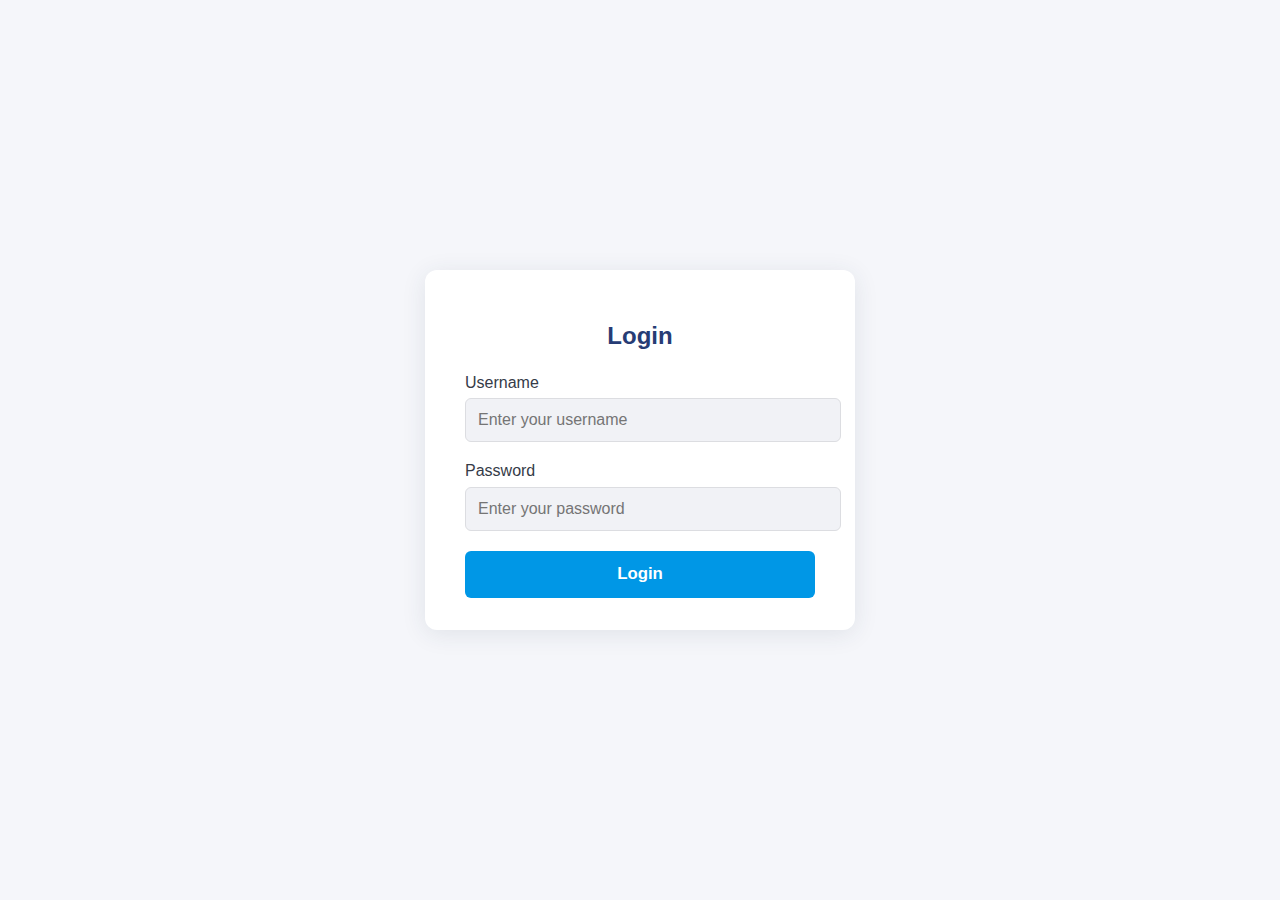
<file: index.html>
<!DOCTYPE html>
<html lang="en">
<head>
    <meta charset="UTF-8">
    <meta name="viewport" content="width=device-width, initial-scale=1.0">
    <title>Login Webpage</title>
    <style>
        body {
            background: #f5f6fa;
            display: flex;
            align-items: center;
            justify-content: center;
            height: 100vh;
            margin: 0;
            font-family: 'Segoe UI', Tahoma, Geneva, Verdana, sans-serif;
        }
        .login-container {
            background: #fff;
            padding: 2rem 2.5rem 2rem 2.5rem;
            border-radius: 12px;
            box-shadow: 0 4px 24px rgba(44, 62, 80, 0.10);
            max-width: 350px;
            width: 100%;
        }
        .login-container h2 {
            margin-bottom: 1.5rem;
            color: #273c75;
            text-align: center;
        }
        .form-group {
            margin-bottom: 1.25rem;
        }
        .form-group label {
            display: block;
            margin-bottom: 0.4rem;
            color: #353b48;
            font-size: 1rem;
            font-weight: 500;
        }
        .form-group input {
            width: 100%;
            padding: 0.75rem;
            border-radius: 6px;
            border: 1px solid #dcdde1;
            background: #f1f2f6;
            font-size: 1rem;
            transition: border .2s;
        }
        .form-group input:focus {
            border: 1.5px solid #0097e6;
            outline: none;
            background: #f9f9f9;
        }
        .login-btn {
            width: 100%;
            border: none;
            padding: 0.85rem;
            background: #0097e6;
            color: #fff;
            border-radius: 6px;
            font-weight: 600;
            font-size: 1.05rem;
            cursor: pointer;
            transition: background 0.2s;
        }
        .login-btn:hover {
            background: #4078c0;
        }
        .error-message {
            color: #e84118;
            margin-bottom: 1rem;
            text-align: center;
            font-size: 0.95rem;
            display: none;
        }
        @media (max-width: 400px) {
            .login-container {
                padding: 1.2rem;
            }
        }
    </style>
</head>
<body>
    <div class="login-container">
        <h2>Login</h2>
        <div id="error" class="error-message"></div>
        <form id="loginForm" autocomplete="off">
            <div class="form-group">
                <label for="username">Username</label>
                <input type="text" id="username" name="username" required placeholder="Enter your username" autocomplete="username">
            </div>
            <div class="form-group">
                <label for="password">Password</label>
                <input type="password" id="password" name="password" required placeholder="Enter your password" autocomplete="current-password">
            </div>
            <button type="submit" class="login-btn">Login</button>
        </form>
    </div>
    <script>
        // Simple front-end validation logic
        document.getElementById('loginForm').addEventListener('submit', function(event) {
            event.preventDefault();
            const username = document.getElementById('username').value.trim();
            const password = document.getElementById('password').value.trim();
            const errorDiv = document.getElementById('error');
            errorDiv.style.display = 'none';
            errorDiv.textContent = '';

            if (!username || !password) {
                errorDiv.textContent = 'Username and password are required.';
                errorDiv.style.display = 'block';
                return;
            }

            // Demo hardcoded login
            if(username === "admin" && password === "password123") {
                errorDiv.style.display = 'none';
                alert('Login successful! (demo)');
                // Redirect or show logged-in content here
                setTimeout(()=>{
                    //  window.location.href="tienda.html"; 
                    window.location.href="https://cecilid.github.io/AI_Receptive/audionotesindex";
                }, 1000);
            } else {
                errorDiv.textContent = 'Invalid username or password.';
                errorDiv.style.display = 'block';
            }
        });
    </script>
</body>
</html>
</file>
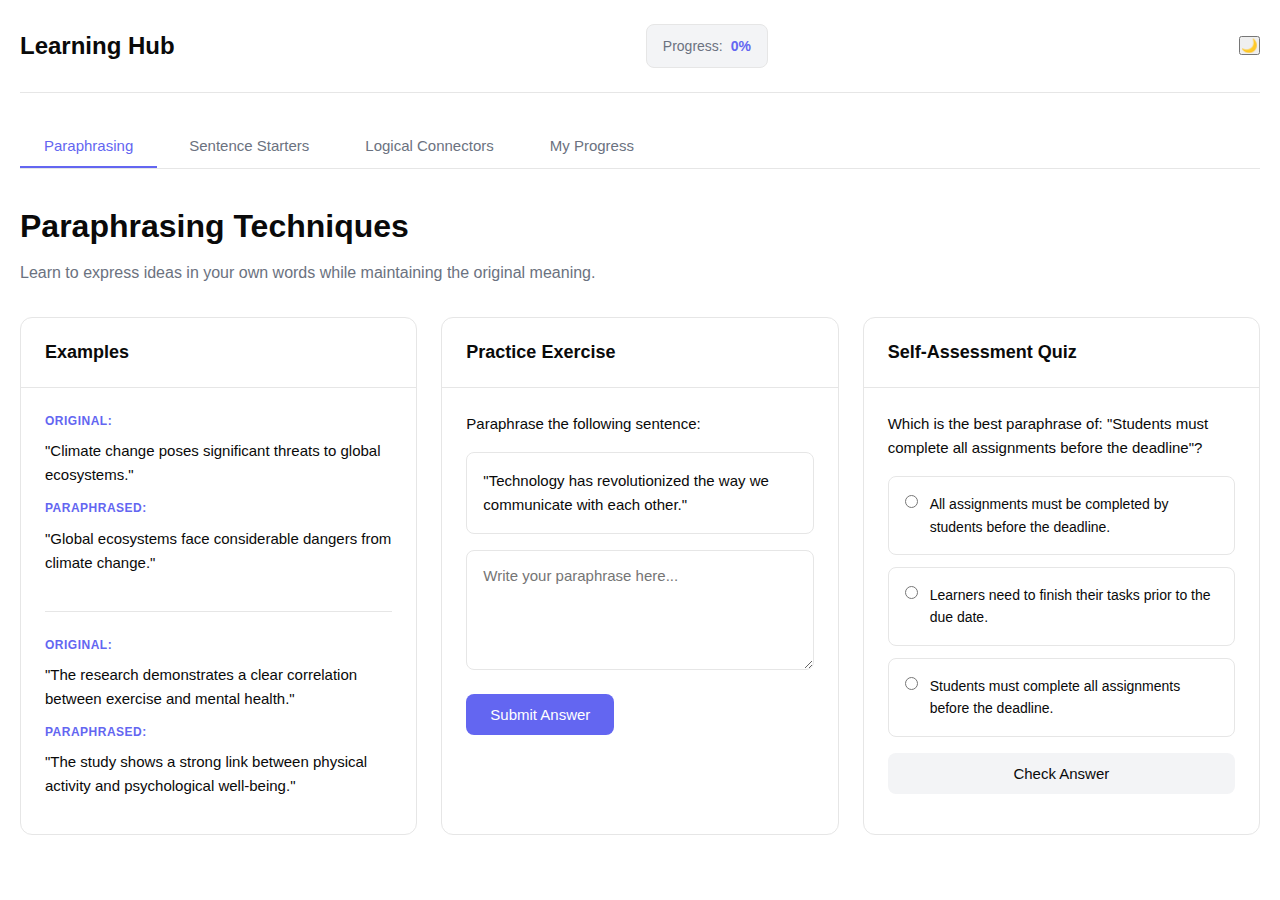
<file: exercisesindex2.html>
<!DOCTYPE html>
<html lang="en">
<head>
    <meta charset="UTF-8">
    <meta name="viewport" content="width=device-width, initial-scale=1.0">
    <title>Learning Hub - Academic Writing Skills</title>
   <link id= "light-css" rel="stylesheet" href="css/light.css" > 
    <link id= "styles2-css" rel="stylesheet" href="css/styles2.css" disabled>
    <style>
        .next-btn {
        background-color: #6366F1;
        color: white;
        padding: 12px 22px;
        font-size: 16px;
        text-decoration: none;
        display: inline-block;
        border-radius: 8px;
        transition: 0.3s;
    }
    .next-btn:hover {
        background-color: #4F46E5;
    }
    </style>
</head>
<body>
    <div class="container">
        <!-- Header -->
        <header class="header">
            <div class="header-content">
                <h1 class="logo">Learning Hub</h1>
                <div class="progress-summary" id="progressSummary">
                    <span class="progress-text">Progress: <strong id="totalProgress">0%</strong></span>
                </div>
                <!--<button id="themeToggle" class="theme-toggle" aria-label="Toggle theme">🌙</button> -->
                <button id="theme-toggle">🌙</button>
            </div>
        </header>

        <!-- Navigation -->
        <nav class="nav-tabs">
            <button class="nav-tab active" data-section="paraphrasing">Paraphrasing</button>
            <button class="nav-tab" data-section="sentence-starters">Sentence Starters</button>
            <button class="nav-tab" data-section="connectors">Logical Connectors</button>
            <button class="nav-tab" data-section="progress">My Progress</button>
        </nav>

        <!-- Main Content -->
        <main class="main-content">
            <!-- Paraphrasing Section -->
            <section id="paraphrasing" class="content-section active">
                <div class="section-header">
                    <h2>Paraphrasing Techniques</h2>
                    <p class="section-description">Learn to express ideas in your own words while maintaining the original meaning.</p>
                </div>

                <div class="content-grid">
                    <!-- Examples Card -->
                    <div class="card">
                        <div class="card-header">
                            <h3>Examples</h3>
                        </div>
                        <div class="card-content">
                            <div class="example-item">
                                <div class="example-label">Original:</div>
                                <p class="example-text">"Climate change poses significant threats to global ecosystems."</p>
                                <div class="example-label">Paraphrased:</div>
                                <p class="example-text">"Global ecosystems face considerable dangers from climate change."</p>
                            </div>
                            <div class="example-item">
                                <div class="example-label">Original:</div>
                                <p class="example-text">"The research demonstrates a clear correlation between exercise and mental health."</p>
                                <div class="example-label">Paraphrased:</div>
                                <p class="example-text">"The study shows a strong link between physical activity and psychological well-being."</p>
                            </div>
                        </div>
                    </div>

                    <!-- Exercise Card -->
                    <div class="card">
                        <div class="card-header">
                            <h3>Practice Exercise</h3>
                        </div>
                        <div class="card-content">
                            <p class="exercise-prompt">Paraphrase the following sentence:</p>
                            <div class="original-sentence">"Technology has revolutionized the way we communicate with each other."</div>
                            <textarea class="exercise-input" id="paraphrasingInput" placeholder="Write your paraphrase here..."></textarea>
                            <button class="btn btn-primary" onclick="submitParaphrasing()">Submit Answer</button>
                            <div class="feedback" id="paraphrasingFeedback"></div>
                        </div>
                    </div>

                    <!-- Quiz Card -->
                    <div class="card">
                        <div class="card-header">
                            <h3>Self-Assessment Quiz</h3>
                        </div>
                        <div class="card-content">
                            <div class="quiz-question">
                                <p class="question-text">Which is the best paraphrase of: "Students must complete all assignments before the deadline"?</p>
                                <div class="quiz-options">
                                    <label class="quiz-option">
                                        <input type="radio" name="paraphrase-quiz" value="a">
                                        <span>All assignments must be completed by students before the deadline.</span>
                                    </label>
                                    <label class="quiz-option">
                                        <input type="radio" name="paraphrase-quiz" value="b">
                                        <span>Learners need to finish their tasks prior to the due date.</span>
                                    </label>
                                    <label class="quiz-option">
                                        <input type="radio" name="paraphrase-quiz" value="c">
                                        <span>Students must complete all assignments before the deadline.</span>
                                    </label>
                                </div>
                                <button class="btn btn-secondary" onclick="checkParaphraseQuiz()">Check Answer</button>
                                <div class="feedback" id="paraphraseQuizFeedback"></div>
                            </div>
                        </div>
                    </div>
                </div>
            </section>

            <!-- Sentence Starters Section -->
            <section id="sentence-starters" class="content-section">
                <div class="section-header">
                    <h2>Academic Sentence Starters</h2>
                    <p class="section-description">Master professional phrases to begin your academic sentences effectively.</p>
                </div>

                <div class="content-grid">
                    <!-- Examples Card -->
                    <div class="card">
                        <div class="card-header">
                            <h3>Common Sentence Starters</h3>
                        </div>
                        <div class="card-content">
                            <div class="starter-category">
                                <h4>Introducing Arguments:</h4>
                                <ul class="starter-list">
                                    <li>"It can be argued that..."</li>
                                    <li>"This essay will examine..."</li>
                                    <li>"The primary focus of this study is..."</li>
                                    <li>"According to recent research..."</li>
                                </ul>
                            </div>
                            <div class="starter-category">
                                <h4>Presenting Evidence:</h4>
                                <ul class="starter-list">
                                    <li>"Research indicates that..."</li>
                                    <li>"Studies have shown..."</li>
                                    <li>"Evidence suggests that..."</li>
                                    <li>"Data reveals that..."</li>
                                </ul>
                            </div>
                        </div>
                    </div>

                    <!-- Exercise Card -->
                    <div class="card">
                        <div class="card-header">
                            <h3>Practice Exercise</h3>
                        </div>
                        <div class="card-content">
                            <p class="exercise-prompt">Complete the sentence with an appropriate academic starter:</p>
                            <div class="sentence-builder">
                                <select class="starter-select" id="starterSelect">
                                    <option value="">Choose a starter...</option>
                                    <option value="correct">It can be argued that</option>
                                    <option value="wrong1">I think that</option>
                                    <option value="wrong2">Maybe</option>
                                    <option value="correct2">Research indicates that</option>
                                </select>
                                <span class="sentence-continuation">social media has transformed modern communication.</span>
                            </div>
                            <button class="btn btn-primary" onclick="submitStarter()">Check Answer</button>
                            <div class="feedback" id="starterFeedback"></div>
                        </div>
                    </div>

                    <!-- Quiz Card -->
                    <div class="card">
                        <div class="card-header">
                            <h3>Self-Assessment Quiz</h3>
                        </div>
                        <div class="card-content">
                            <div class="quiz-question">
                                <p class="question-text">Which sentence starter is most appropriate for introducing a counterargument?</p>
                                <div class="quiz-options">
                                    <label class="quiz-option">
                                        <input type="radio" name="starter-quiz" value="a">
                                        <span>"I believe that..."</span>
                                    </label>
                                    <label class="quiz-option">
                                        <input type="radio" name="starter-quiz" value="b">
                                        <span>"However, it could be argued that..."</span>
                                    </label>
                                    <label class="quiz-option">
                                        <input type="radio" name="starter-quiz" value="c">
                                        <span>"In my opinion..."</span>
                                    </label>
                                </div>
                                <button class="btn btn-secondary" onclick="checkStarterQuiz()">Check Answer</button>
                                <div class="feedback" id="starterQuizFeedback"></div>
                            </div>
                        </div>
                    </div>
                </div>
            </section>

            <!-- Logical Connectors Section -->
            <section id="connectors" class="content-section">
                <div class="section-header">
                    <h2>Logical Connectors</h2>
                    <p class="section-description">Use transitional words and phrases to create coherent, flowing arguments.</p>
                </div>

                <div class="content-grid">
                    <!-- Examples Card -->
                    <div class="card">
                        <div class="card-header">
                            <h3>Types of Connectors</h3>
                        </div>
                        <div class="card-content">
                            <div class="connector-category">
                                <h4>Addition:</h4>
                                <div class="connector-tags">
                                    <span class="tag">Furthermore</span>
                                    <span class="tag">Moreover</span>
                                    <span class="tag">In addition</span>
                                    <span class="tag">Additionally</span>
                                </div>
                            </div>
                            <div class="connector-category">
                                <h4>Contrast:</h4>
                                <div class="connector-tags">
                                    <span class="tag">However</span>
                                    <span class="tag">Nevertheless</span>
                                    <span class="tag">On the other hand</span>
                                    <span class="tag">Conversely</span>
                                </div>
                            </div>
                            <div class="connector-category">
                                <h4>Cause & Effect:</h4>
                                <div class="connector-tags">
                                    <span class="tag">Therefore</span>
                                    <span class="tag">Consequently</span>
                                    <span class="tag">As a result</span>
                                    <span class="tag">Thus</span>
                                </div>
                            </div>
                        </div>
                    </div>

                    <!-- Exercise Card -->
                    <div class="card">
                        <div class="card-header">
                            <h3>Practice Exercise</h3>
                        </div>
                        <div class="card-content">
                            <p class="exercise-prompt">Choose the appropriate connector for the context:</p>
                            <div class="connector-exercise">
                                <p>"The study found positive results. <select class="connector-select" id="connectorSelect">
                                    <option value="">___</option>
                                    <option value="wrong">In addition</option>
                                    <option value="correct">However</option>
                                    <option value="wrong2">Therefore</option>
                                </select>, further research is needed to confirm these findings."</p>
                            </div>
                            <button class="btn btn-primary" onclick="submitConnector()">Check Answer</button>
                            <div class="feedback" id="connectorFeedback"></div>
                        </div>
                    </div>

                    <!-- Quiz Card -->
                    <div class="card">
                        <div class="card-header">
                            <h3>Self-Assessment Quiz</h3>
                        </div>
                        <div class="card-content">
                            <div class="quiz-question">
                                <p class="question-text">Which connector best shows a cause-and-effect relationship?</p>
                                <div class="quiz-options">
                                    <label class="quiz-option">
                                        <input type="radio" name="connector-quiz" value="a">
                                        <span>"Furthermore"</span>
                                    </label>
                                    <label class="quiz-option">
                                        <input type="radio" name="connector-quiz" value="b">
                                        <span>"Consequently"</span>
                                    </label>
                                    <label class="quiz-option">
                                        <input type="radio" name="connector-quiz" value="c">
                                        <span>"Nevertheless"</span>
                                    </label>
                                </div>
                                <button class="btn btn-secondary" onclick="checkConnectorQuiz()">Check Answer</button>
                                <div class="feedback" id="connectorQuizFeedback"></div>
                            </div>
                        </div>
                    </div>
                </div>
            </section>

            <!-- Progress Section -->
            <section id="progress" class="content-section">
                <div class="section-header">
                    <h2>My Progress</h2>
                    <p class="section-description">Track your learning journey and completed exercises.</p>
                </div>

                <div class="progress-grid">
                    <div class="card progress-card">
                        <div class="card-header">
                            <h3>Overall Progress</h3>
                        </div>
                        <div class="card-content">
                            <div class="progress-stats">
                                <div class="stat-item">
                                    <div class="stat-value" id="completedExercises">0</div>
                                    <div class="stat-label">Exercises Completed</div>
                                </div>
                                <div class="stat-item">
                                    <div class="stat-value" id="quizzesPassed">0</div>
                                    <div class="stat-label">Quizzes Passed</div>
                                </div>
                                <div class="stat-item">
                                    <div class="stat-value" id="overallScore">0%</div>
                                    <div class="stat-label">Overall Score</div>
                                </div>
                            </div>
                        </div>
                    </div>

                    <div class="card progress-card">
                        <div class="card-header">
                            <h3>Module Progress</h3>
                        </div>
                        <div class="card-content">
                            <div class="module-progress">
                                <div class="module-item">
                                    <div class="module-info">
                                        <span class="module-name">Paraphrasing</span>
                                        <span class="module-percentage" id="paraphrasingProgress">0%</span>
                                    </div>
                                    <div class="progress-bar">
                                        <div class="progress-fill" id="paraphrasingBar" style="width: 0%"></div>
                                    </div>
                                </div>
                                <div class="module-item">
                                    <div class="module-info">
                                        <span class="module-name">Sentence Starters</span>
                                        <span class="module-percentage" id="startersProgress">0%</span>
                                    </div>
                                    <div class="progress-bar">
                                        <div class="progress-fill" id="startersBar" style="width: 0%"></div>
                                    </div>
                                </div>
                                <div class="module-item">
                                    <div class="module-info">
                                        <span class="module-name">Logical Connectors</span>
                                        <span class="module-percentage" id="connectorsProgress">0%</span>
                                    </div>
                                    <div class="progress-bar">
                                        <div class="progress-fill" id="connectorsBar" style="width: 0%"></div>
                                    </div>
                                </div>
                            </div>
                        </div>
                    </div>

                    <div class="card progress-card full-width">
                        <div class="card-header">
                            <h3>Recent Activity</h3>
                        </div>
                        <div class="card-content">
                            <div class="activity-list" id="activityList">
                                <p class="empty-state">No activities yet. Start completing exercises to see your progress!</p>
                            </div>
                        </div>
                    </div>
                </div>
                <a href="https://cecilid.github.io/AI_Receptive/audionotesindex.html" class="next-btn">Go to Audio-Recording</a>
            </section>
        </main>
    </div>

    <script src="js/script2.js"></script>
    <script src="js/theme.js"></script>
</body>
</html>
</file>
<file: css/light.css>
* {
  margin: 0;
  padding: 0;
  box-sizing: border-box;
}

body {
  font-family: -apple-system, BlinkMacSystemFont, "Segoe UI", Roboto, "Helvetica Neue", Arial, sans-serif;
  background-color: #ffffff;
  color: #0a0a0a;
  line-height: 1.6;
}

.container {
  max-width: 1400px;
  margin: 0 auto;
  padding: 0 20px;
}

/* Header */
.header {
  padding: 24px 0;
  border-bottom: 1px solid #e6e6e6;
  margin-bottom: 32px;
}

.header-content {
  display: flex;
  justify-content: space-between;
  align-items: center;
}

.logo {
  font-size: 24px;
  font-weight: 600;
  color: #0a0a0a;
}

.progress-summary {
  background-color: #f3f4f6;
  padding: 8px 16px;
  border-radius: 8px;
  border: 1px solid #e6e6e6;
}

.progress-text {
  font-size: 14px;
  color: #6b7280;
}

.progress-text strong {
  color: #6366f1;
  margin-left: 4px;
}

/* Navigation Tabs */
.nav-tabs {
  display: flex;
  gap: 8px;
  margin-bottom: 32px;
  border-bottom: 1px solid #e6e6e6;
  overflow-x: auto;
}

.nav-tab {
  background: none;
  border: none;
  color: #6b7280;
  padding: 12px 24px;
  font-size: 15px;
  font-weight: 500;
  cursor: pointer;
  border-bottom: 2px solid transparent;
  transition: all 0.2s;
  white-space: nowrap;
}

.nav-tab:hover {
  color: #0a0a0a;
}

.nav-tab.active {
  color: #6366f1;
  border-bottom-color: #6366f1;
}

/* Content Sections */
.content-section {
  display: none;
}

.content-section.active {
  display: block;
}

.section-header {
  margin-bottom: 32px;
}

.section-header h2 {
  font-size: 32px;
  font-weight: 600;
  color: #0a0a0a;
  margin-bottom: 8px;
}

.section-description {
  font-size: 16px;
  color: #6b7280;
}

/* Content Grid */
.content-grid {
  display: grid;
  grid-template-columns: repeat(auto-fit, minmax(350px, 1fr));
  gap: 24px;
  margin-bottom: 40px;
}

/* Cards */
.card {
  background-color: #ffffff;
  border: 1px solid #e6e6e6;
  border-radius: 12px;
  overflow: hidden;
  transition: border-color 0.2s;
}

.card:hover {
  border-color: #cfcfcf;
}

.card-header {
  padding: 20px 24px;
  border-bottom: 1px solid #e6e6e6;
}

.card-header h3 {
  font-size: 18px;
  font-weight: 600;
  color: #0a0a0a;
}

.card-content {
  padding: 24px;
}

/* Examples */
.example-item {
  margin-bottom: 24px;
  padding-bottom: 24px;
  border-bottom: 1px solid #e6e6e6;
}

.example-item:last-child {
  margin-bottom: 0;
  padding-bottom: 0;
  border-bottom: none;
}

.example-label {
  font-size: 12px;
  font-weight: 600;
  text-transform: uppercase;
  color: #6366f1;
  margin-bottom: 8px;
  letter-spacing: 0.5px;
}

.example-text {
  font-size: 15px;
  color: #0a0a0a;
  line-height: 1.6;
  margin-bottom: 12px;
}

/* Exercise */
.exercise-prompt {
  font-size: 15px;
  color: #0a0a0a;
  margin-bottom: 16px;
  font-weight: 500;
}

.original-sentence {
  background-color: #ffffff;
  padding: 16px;
  border-radius: 8px;
  border: 1px solid #e6e6e6;
  margin-bottom: 16px;
  font-size: 15px;
  color: #0a0a0a;
  line-height: 1.6;
}

.exercise-input {
  width: 100%;
  min-height: 120px;
  padding: 16px;
  background-color: #ffffff;
  border: 1px solid #e6e6e6;
  border-radius: 8px;
  color: #0a0a0a;
  font-size: 15px;
  font-family: inherit;
  resize: vertical;
  margin-bottom: 16px;
  transition: border-color 0.2s;
}

.exercise-input:focus {
  outline: none;
  border-color: #6366f1;
}

/* Buttons */
.btn {
  padding: 12px 24px;
  border: none;
  border-radius: 8px;
  font-size: 15px;
  font-weight: 500;
  cursor: pointer;
  transition: all 0.2s;
}

.btn-primary {
  background-color: #6366f1;
  color: #ffffff;
}

.btn-primary:hover {
  background-color: #5558e3;
}

.btn-secondary {
  background-color: #f3f4f6;
  color: #0a0a0a;
}

.btn-secondary:hover {
  background-color: #e5e7eb;
}

/* Feedback */
.feedback {
  margin-top: 16px;
  padding: 16px;
  border-radius: 8px;
  font-size: 14px;
  display: none;
}

.feedback.show {
  display: block;
}

.feedback.success {
  background-color: rgba(34, 197, 94, 0.06);
  border: 1px solid rgba(34, 197, 94, 0.12);
  color: #059669;
}

.feedback.error {
  background-color: rgba(239, 68, 68, 0.06);
  border: 1px solid rgba(239, 68, 68, 0.12);
  color: #dc2626;
}

.feedback.info {
  background-color: rgba(99, 102, 241, 0.06);
  border: 1px solid rgba(99, 102, 241, 0.12);
  color: #4f46e5;
}

/* Quiz */
.quiz-question {
  display: flex;
  flex-direction: column;
  gap: 16px;
}

.question-text {
  font-size: 15px;
  color: #0a0a0a;
  font-weight: 500;
}

.quiz-options {
  display: flex;
  flex-direction: column;
  gap: 12px;
}

.quiz-option {
  display: flex;
  align-items: flex-start;
  gap: 12px;
  padding: 16px;
  background-color: #ffffff;
  border: 1px solid #e6e6e6;
  border-radius: 8px;
  cursor: pointer;
  transition: all 0.2s;
}

.quiz-option:hover {
  border-color: #d1d5db;
  background-color: #f8fafc;
}

.quiz-option input[type="radio"] {
  margin-top: 2px;
  cursor: pointer;
}

.quiz-option span {
  flex: 1;
  font-size: 14px;
  color: #0a0a0a;
}

/* Sentence Starters */
.starter-category {
  margin-bottom: 24px;
}

.starter-category:last-child {
  margin-bottom: 0;
}

.starter-category h4 {
  font-size: 14px;
  font-weight: 600;
  color: #6366f1;
  margin-bottom: 12px;
}

.starter-list {
  list-style: none;
  display: flex;
  flex-direction: column;
  gap: 8px;
}

.starter-list li {
  padding: 12px 16px;
  background-color: #ffffff;
  border: 1px solid #e6e6e6;
  border-radius: 8px;
  font-size: 14px;
  color: #0a0a0a;
}

.sentence-builder {
  display: flex;
  flex-wrap: wrap;
  align-items: center;
  gap: 8px;
  padding: 16px;
  background-color: #ffffff;
  border: 1px solid #e6e6e6;
  border-radius: 8px;
  margin-bottom: 16px;
  font-size: 15px;
  color: #0a0a0a;
}

.starter-select,
.connector-select {
  padding: 8px 12px;
  background-color: #f3f4f6;
  border: 1px solid #e6e6e6;
  border-radius: 6px;
  color: #0a0a0a;
  font-size: 14px;
  cursor: pointer;
  min-width: 200px;
}

.starter-select:focus,
.connector-select:focus {
  outline: none;
  border-color: #6366f1;
}

/* Connectors */
.connector-category {
  margin-bottom: 24px;
}

.connector-category:last-child {
  margin-bottom: 0;
}

.connector-category h4 {
  font-size: 14px;
  font-weight: 600;
  color: #6366f1;
  margin-bottom: 12px;
}

.connector-tags {
  display: flex;
  flex-wrap: wrap;
  gap: 8px;
}

.tag {
  padding: 8px 16px;
  background-color: #ffffff;
  border: 1px solid #e6e6e6;
  border-radius: 6px;
  font-size: 13px;
  color: #0a0a0a;
}

.connector-exercise {
  padding: 16px;
  background-color: #ffffff;
  border: 1px solid #e6e6e6;
  border-radius: 8px;
  margin-bottom: 16px;
}

.connector-exercise p {
  font-size: 15px;
  color: #0a0a0a;
  line-height: 1.8;
}

/* Progress Section */
.progress-grid {
  display: grid;
  grid-template-columns: repeat(auto-fit, minmax(350px, 1fr));
  gap: 24px;
}

.progress-card.full-width {
  grid-column: 1 / -1;
}

.progress-stats {
  display: grid;
  grid-template-columns: repeat(auto-fit, minmax(150px, 1fr));
  gap: 24px;
}

.stat-item {
  text-align: center;
  padding: 24px;
  background-color: #ffffff;
  border: 1px solid #e6e6e6;
  border-radius: 8px;
}

.stat-value {
  font-size: 36px;
  font-weight: 700;
  color: #6366f1;
  margin-bottom: 8px;
}

.stat-label {
  font-size: 14px;
  color: #6b7280;
}

.module-progress {
  display: flex;
  flex-direction: column;
  gap: 24px;
}

.module-item {
  display: flex;
  flex-direction: column;
  gap: 8px;
}

.module-info {
  display: flex;
  justify-content: space-between;
  align-items: center;
}

.module-name {
  font-size: 15px;
  font-weight: 500;
  color: #0a0a0a;
}

.module-percentage {
  font-size: 14px;
  font-weight: 600;
  color: #6366f1;
}

.progress-bar {
  height: 8px;
  background-color: #f3f4f6;
  border-radius: 4px;
  overflow: hidden;
  border: 1px solid #e6e6e6;
}

.progress-fill {
  height: 100%;
  background-color: #6366f1;
  transition: width 0.3s ease;
}

.activity-list {
  display: flex;
  flex-direction: column;
  gap: 12px;
}

.activity-item {
  display: flex;
  justify-content: space-between;
  align-items: center;
  padding: 16px;
  background-color: #ffffff;
  border: 1px solid #e6e6e6;
  border-radius: 8px;
}

.activity-info {
  display: flex;
  flex-direction: column;
  gap: 4px;
}

.activity-title {
  font-size: 15px;
  font-weight: 500;
  color: #0a0a0a;
}

.activity-time {
  font-size: 13px;
  color: #6b7280;
}

.activity-badge {
  padding: 6px 12px;
  background-color: rgba(99, 102, 241, 0.06);
  border: 1px solid rgba(99, 102, 241, 0.12);
  border-radius: 6px;
  font-size: 12px;
  font-weight: 600;
  color: #4f46e5;
}

.empty-state {
  text-align: center;
  padding: 40px 20px;
  color: #6b7280;
  font-size: 15px;
}

/* Responsive */
@media (max-width: 768px) {
  .content-grid,
  .progress-grid {
    grid-template-columns: 1fr;
  }

  .header-content {
    flex-direction: column;
    gap: 16px;
    align-items: flex-start;
  }

  .nav-tabs {
    overflow-x: auto;
    -webkit-overflow-scrolling: touch;
  }

  .section-header h2 {
    font-size: 24px;
  }

  .progress-stats {
    grid-template-columns: 1fr;
  }
  .next-btn {
        background-color: #6366F1;
        color: white;
        padding: 12px 22px;
        font-size: 16px;
        text-decoration: none;
        display: inline-block;
        border-radius: 8px;
        transition: 0.3s;
    }
    .next-btn:hover {
        background-color: #4F46E5;
    }
}
</file>
<file: css/styles2.css>
* {
  margin: 0;
  padding: 0;
  box-sizing: border-box;
}

body {
  font-family: -apple-system, BlinkMacSystemFont, "Segoe UI", Roboto, "Helvetica Neue", Arial, sans-serif;
  background-color: #0a0a0a;
  color: #e5e5e5;
  line-height: 1.6;
}

.container {
  max-width: 1400px;
  margin: 0 auto;
  padding: 0 20px;
}

/* Header */
.header {
  padding: 24px 0;
  border-bottom: 1px solid #2a2a2a;
  margin-bottom: 32px;
}

.header-content {
  display: flex;
  justify-content: space-between;
  align-items: center;
}

.logo {
  font-size: 24px;
  font-weight: 600;
  color: #ffffff;
}

.progress-summary {
  background-color: #1a1a1a;
  padding: 8px 16px;
  border-radius: 8px;
  border: 1px solid #2a2a2a;
}

.progress-text {
  font-size: 14px;
  color: #a0a0a0;
}

.progress-text strong {
  color: #6366f1;
  margin-left: 4px;
}

/* Navigation Tabs */
.nav-tabs {
  display: flex;
  gap: 8px;
  margin-bottom: 32px;
  border-bottom: 1px solid #2a2a2a;
  overflow-x: auto;
}

.nav-tab {
  background: none;
  border: none;
  color: #a0a0a0;
  padding: 12px 24px;
  font-size: 15px;
  font-weight: 500;
  cursor: pointer;
  border-bottom: 2px solid transparent;
  transition: all 0.2s;
  white-space: nowrap;
}

.nav-tab:hover {
  color: #e5e5e5;
}

.nav-tab.active {
  color: #6366f1;
  border-bottom-color: #6366f1;
}

/* Content Sections */
.content-section {
  display: none;
}

.content-section.active {
  display: block;
}

.section-header {
  margin-bottom: 32px;
}

.section-header h2 {
  font-size: 32px;
  font-weight: 600;
  color: #ffffff;
  margin-bottom: 8px;
}

.section-description {
  font-size: 16px;
  color: #a0a0a0;
}

/* Content Grid */
.content-grid {
  display: grid;
  grid-template-columns: repeat(auto-fit, minmax(350px, 1fr));
  gap: 24px;
  margin-bottom: 40px;
}

/* Cards */
.card {
  background-color: #1a1a1a;
  border: 1px solid #2a2a2a;
  border-radius: 12px;
  overflow: hidden;
  transition: border-color 0.2s;
}

.card:hover {
  border-color: #3a3a3a;
}

.card-header {
  padding: 20px 24px;
  border-bottom: 1px solid #2a2a2a;
}

.card-header h3 {
  font-size: 18px;
  font-weight: 600;
  color: #ffffff;
}

.card-content {
  padding: 24px;
}

/* Examples */
.example-item {
  margin-bottom: 24px;
  padding-bottom: 24px;
  border-bottom: 1px solid #2a2a2a;
}

.example-item:last-child {
  margin-bottom: 0;
  padding-bottom: 0;
  border-bottom: none;
}

.example-label {
  font-size: 12px;
  font-weight: 600;
  text-transform: uppercase;
  color: #6366f1;
  margin-bottom: 8px;
  letter-spacing: 0.5px;
}

.example-text {
  font-size: 15px;
  color: #e5e5e5;
  line-height: 1.6;
  margin-bottom: 12px;
}

/* Exercise */
.exercise-prompt {
  font-size: 15px;
  color: #e5e5e5;
  margin-bottom: 16px;
  font-weight: 500;
}

.original-sentence {
  background-color: #0a0a0a;
  padding: 16px;
  border-radius: 8px;
  border: 1px solid #2a2a2a;
  margin-bottom: 16px;
  font-size: 15px;
  color: #e5e5e5;
  line-height: 1.6;
}

.exercise-input {
  width: 100%;
  min-height: 120px;
  padding: 16px;
  background-color: #0a0a0a;
  border: 1px solid #2a2a2a;
  border-radius: 8px;
  color: #e5e5e5;
  font-size: 15px;
  font-family: inherit;
  resize: vertical;
  margin-bottom: 16px;
  transition: border-color 0.2s;
}

.exercise-input:focus {
  outline: none;
  border-color: #6366f1;
}

/* Buttons */
.btn {
  padding: 12px 24px;
  border: none;
  border-radius: 8px;
  font-size: 15px;
  font-weight: 500;
  cursor: pointer;
  transition: all 0.2s;
}

.btn-primary {
  background-color: #6366f1;
  color: #ffffff;
}

.btn-primary:hover {
  background-color: #5558e3;
}

.btn-secondary {
  background-color: #2a2a2a;
  color: #e5e5e5;
}

.btn-secondary:hover {
  background-color: #3a3a3a;
}

/* Feedback */
.feedback {
  margin-top: 16px;
  padding: 16px;
  border-radius: 8px;
  font-size: 14px;
  display: none;
}

.feedback.show {
  display: block;
}

.feedback.success {
  background-color: rgba(34, 197, 94, 0.1);
  border: 1px solid rgba(34, 197, 94, 0.3);
  color: #4ade80;
}

.feedback.error {
  background-color: rgba(239, 68, 68, 0.1);
  border: 1px solid rgba(239, 68, 68, 0.3);
  color: #f87171;
}

.feedback.info {
  background-color: rgba(99, 102, 241, 0.1);
  border: 1px solid rgba(99, 102, 241, 0.3);
  color: #818cf8;
}

/* Quiz */
.quiz-question {
  display: flex;
  flex-direction: column;
  gap: 16px;
}

.question-text {
  font-size: 15px;
  color: #e5e5e5;
  font-weight: 500;
}

.quiz-options {
  display: flex;
  flex-direction: column;
  gap: 12px;
}

.quiz-option {
  display: flex;
  align-items: flex-start;
  gap: 12px;
  padding: 16px;
  background-color: #0a0a0a;
  border: 1px solid #2a2a2a;
  border-radius: 8px;
  cursor: pointer;
  transition: all 0.2s;
}

.quiz-option:hover {
  border-color: #3a3a3a;
  background-color: #151515;
}

.quiz-option input[type="radio"] {
  margin-top: 2px;
  cursor: pointer;
}

.quiz-option span {
  flex: 1;
  font-size: 14px;
  color: #e5e5e5;
}

/* Sentence Starters */
.starter-category {
  margin-bottom: 24px;
}

.starter-category:last-child {
  margin-bottom: 0;
}

.starter-category h4 {
  font-size: 14px;
  font-weight: 600;
  color: #6366f1;
  margin-bottom: 12px;
}

.starter-list {
  list-style: none;
  display: flex;
  flex-direction: column;
  gap: 8px;
}

.starter-list li {
  padding: 12px 16px;
  background-color: #0a0a0a;
  border: 1px solid #2a2a2a;
  border-radius: 8px;
  font-size: 14px;
  color: #e5e5e5;
}

.sentence-builder {
  display: flex;
  flex-wrap: wrap;
  align-items: center;
  gap: 8px;
  padding: 16px;
  background-color: #0a0a0a;
  border: 1px solid #2a2a2a;
  border-radius: 8px;
  margin-bottom: 16px;
  font-size: 15px;
  color: #e5e5e5;
}

.starter-select,
.connector-select {
  padding: 8px 12px;
  background-color: #1a1a1a;
  border: 1px solid #2a2a2a;
  border-radius: 6px;
  color: #e5e5e5;
  font-size: 14px;
  cursor: pointer;
  min-width: 200px;
}

.starter-select:focus,
.connector-select:focus {
  outline: none;
  border-color: #6366f1;
}

/* Connectors */
.connector-category {
  margin-bottom: 24px;
}

.connector-category:last-child {
  margin-bottom: 0;
}

.connector-category h4 {
  font-size: 14px;
  font-weight: 600;
  color: #6366f1;
  margin-bottom: 12px;
}

.connector-tags {
  display: flex;
  flex-wrap: wrap;
  gap: 8px;
}

.tag {
  padding: 8px 16px;
  background-color: #0a0a0a;
  border: 1px solid #2a2a2a;
  border-radius: 6px;
  font-size: 13px;
  color: #e5e5e5;
}

.connector-exercise {
  padding: 16px;
  background-color: #0a0a0a;
  border: 1px solid #2a2a2a;
  border-radius: 8px;
  margin-bottom: 16px;
}

.connector-exercise p {
  font-size: 15px;
  color: #e5e5e5;
  line-height: 1.8;
}

/* Progress Section */
.progress-grid {
  display: grid;
  grid-template-columns: repeat(auto-fit, minmax(350px, 1fr));
  gap: 24px;
}

.progress-card.full-width {
  grid-column: 1 / -1;
}

.progress-stats {
  display: grid;
  grid-template-columns: repeat(auto-fit, minmax(150px, 1fr));
  gap: 24px;
}

.stat-item {
  text-align: center;
  padding: 24px;
  background-color: #0a0a0a;
  border: 1px solid #2a2a2a;
  border-radius: 8px;
}

.stat-value {
  font-size: 36px;
  font-weight: 700;
  color: #6366f1;
  margin-bottom: 8px;
}

.stat-label {
  font-size: 14px;
  color: #a0a0a0;
}

.module-progress {
  display: flex;
  flex-direction: column;
  gap: 24px;
}

.module-item {
  display: flex;
  flex-direction: column;
  gap: 8px;
}

.module-info {
  display: flex;
  justify-content: space-between;
  align-items: center;
}

.module-name {
  font-size: 15px;
  font-weight: 500;
  color: #e5e5e5;
}

.module-percentage {
  font-size: 14px;
  font-weight: 600;
  color: #6366f1;
}

.progress-bar {
  height: 8px;
  background-color: #0a0a0a;
  border-radius: 4px;
  overflow: hidden;
  border: 1px solid #2a2a2a;
}

.progress-fill {
  height: 100%;
  background-color: #6366f1;
  transition: width 0.3s ease;
}

.activity-list {
  display: flex;
  flex-direction: column;
  gap: 12px;
}

.activity-item {
  display: flex;
  justify-content: space-between;
  align-items: center;
  padding: 16px;
  background-color: #0a0a0a;
  border: 1px solid #2a2a2a;
  border-radius: 8px;
}

.activity-info {
  display: flex;
  flex-direction: column;
  gap: 4px;
}

.activity-title {
  font-size: 15px;
  font-weight: 500;
  color: #e5e5e5;
}

.activity-time {
  font-size: 13px;
  color: #a0a0a0;
}

.activity-badge {
  padding: 6px 12px;
  background-color: rgba(99, 102, 241, 0.1);
  border: 1px solid rgba(99, 102, 241, 0.3);
  border-radius: 6px;
  font-size: 12px;
  font-weight: 600;
  color: #818cf8;
}

.empty-state {
  text-align: center;
  padding: 40px 20px;
  color: #a0a0a0;
  font-size: 15px;
}

/* Responsive */
@media (max-width: 768px) {
  .content-grid,
  .progress-grid {
    grid-template-columns: 1fr;
  }

  .header-content {
    flex-direction: column;
    gap: 16px;
    align-items: flex-start;
  }

  .nav-tabs {
    overflow-x: auto;
    -webkit-overflow-scrolling: touch;
  }

  .section-header h2 {
    font-size: 24px;
  }

  .progress-stats {
    grid-template-columns: 1fr;
  }
      .next-btn {
        background-color: #6366F1;
        color: white;
        padding: 12px 22px;
        font-size: 16px;
        text-decoration: none;
        display: inline-block;
        border-radius: 8px;
        transition: 0.3s;
    }
    .next-btn:hover {
        background-color: #4F46E5;
    }
}
</file>
